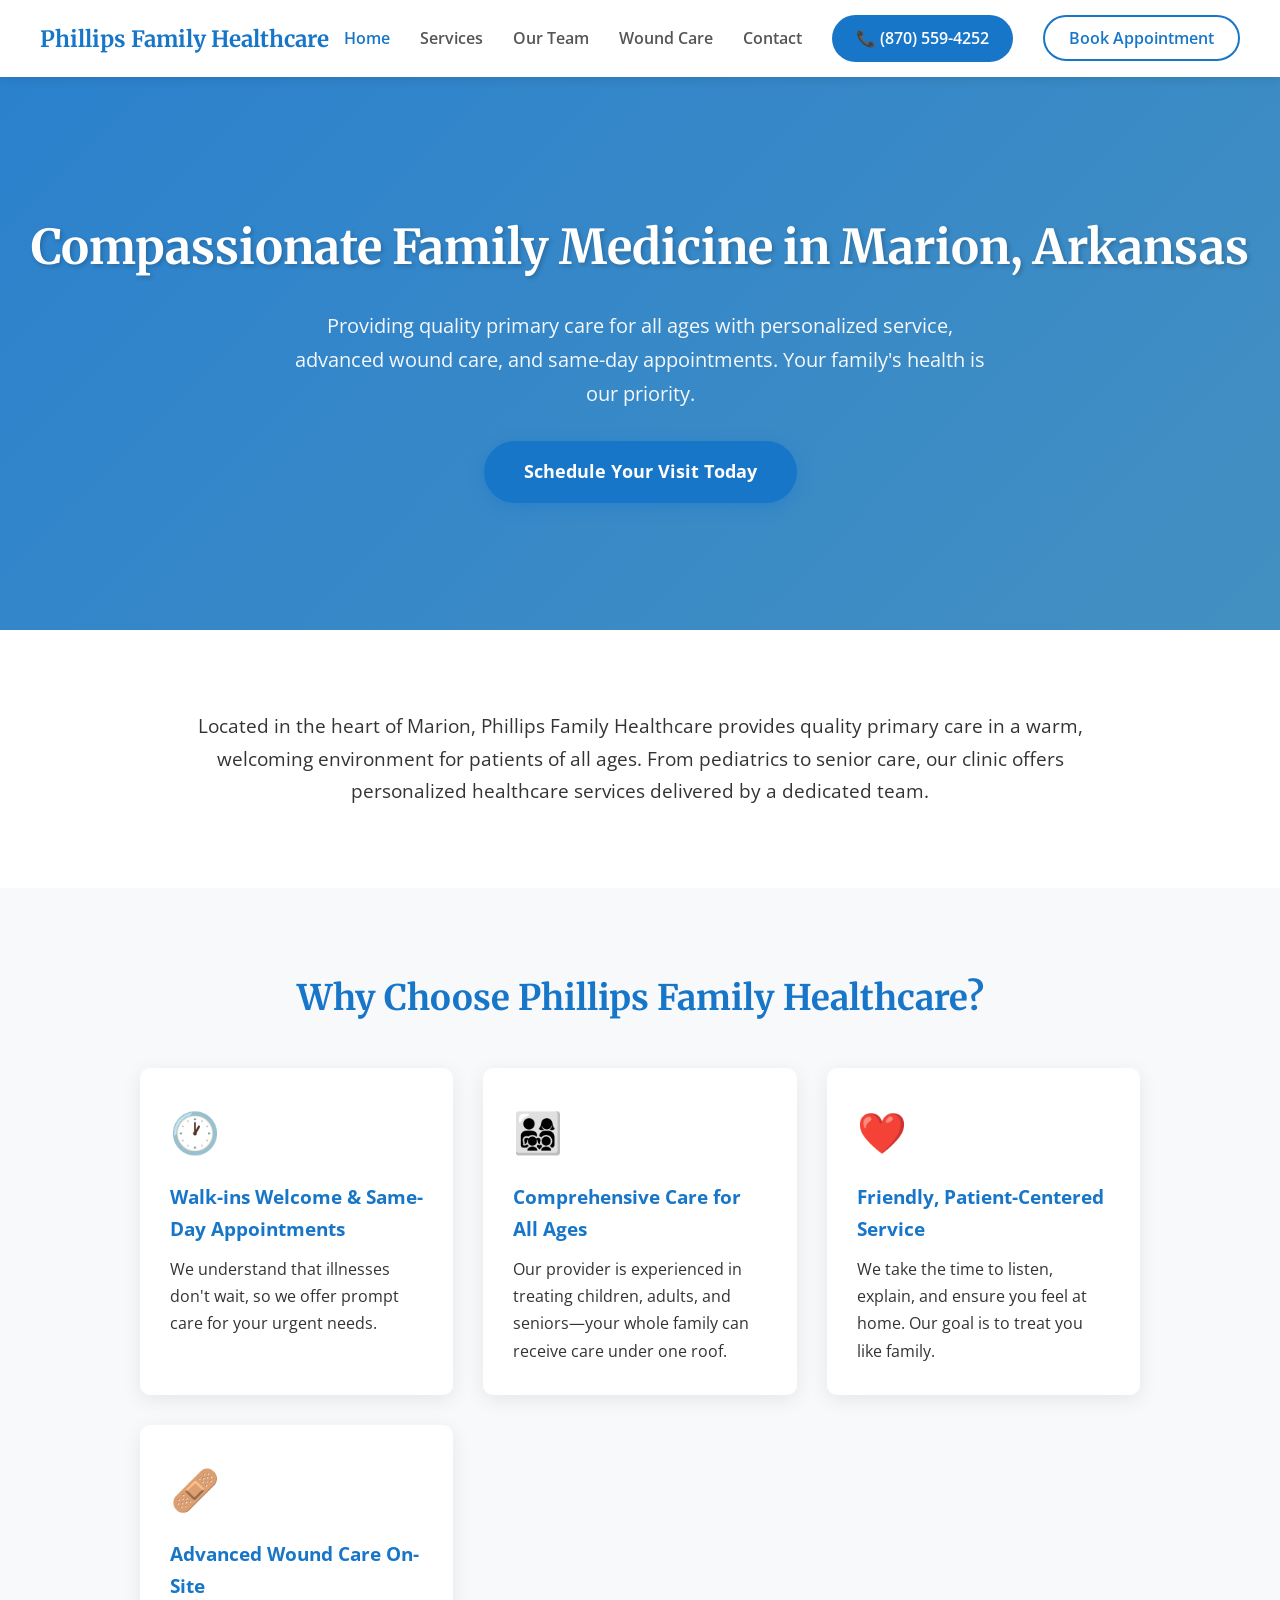
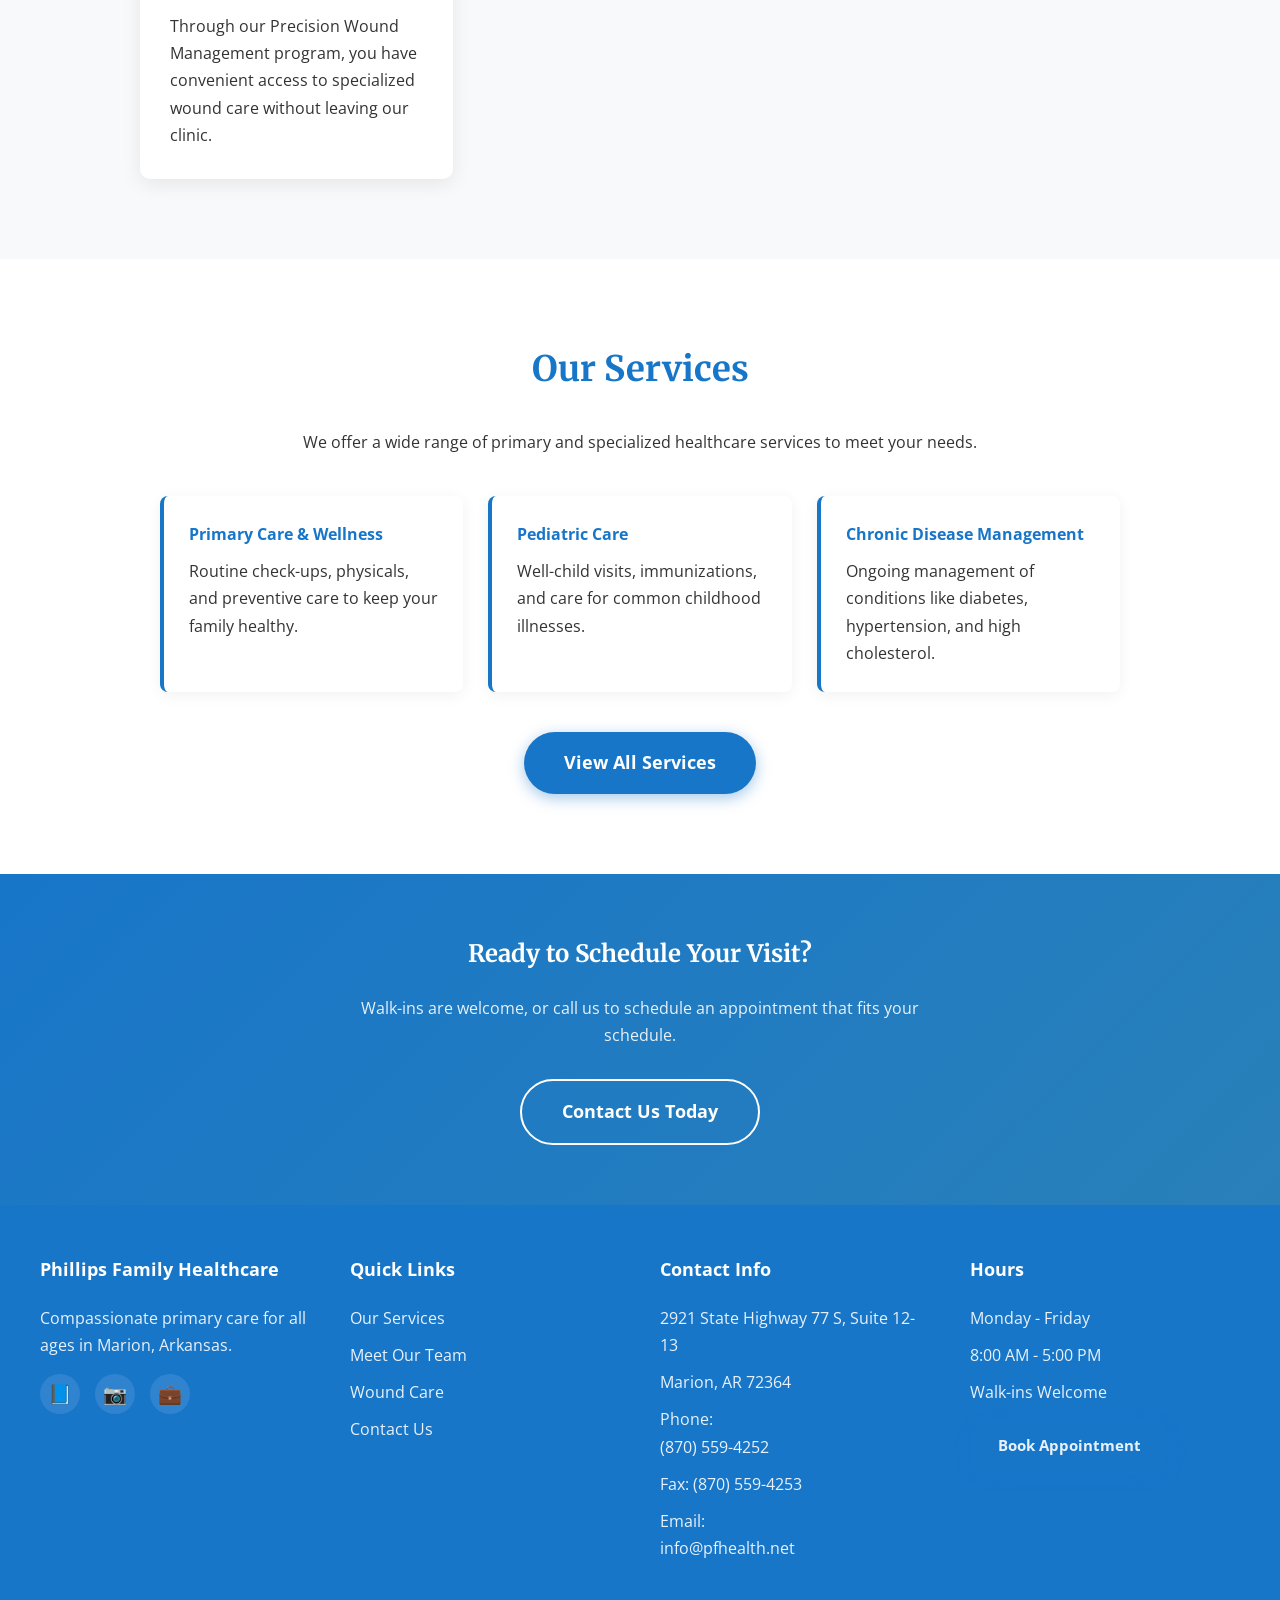
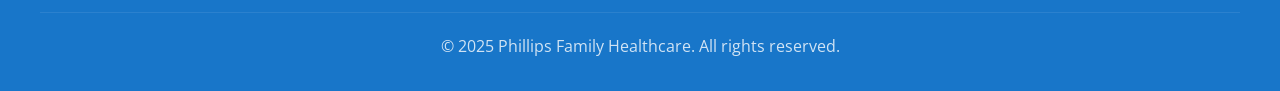
<file: index.html>
<!DOCTYPE html>
<html lang="en">
<head>
    <meta charset="UTF-8">
    <meta name="viewport" content="width=device-width, initial-scale=1.0">
    <title>Phillips Family Healthcare | Marion, Arkansas</title>
    <meta name="description" content="Phillips Family Healthcare provides compassionate primary care for all ages in Marion, Arkansas. Walk-ins welcome, same-day appointments available.">
    <link rel="preconnect" href="https://fonts.googleapis.com">
    <link rel="preconnect" href="https://fonts.gstatic.com" crossorigin>
    <link href="https://fonts.googleapis.com/css2?family=Open+Sans:wght@400;600;700&family=Merriweather:wght@700&display=swap" rel="stylesheet">
    <link rel="stylesheet" href="css/styles.css">
</head>
<body>
    <!-- Navigation -->
    <nav class="navbar">
        <div class="nav-container">
            <a href="index.html" class="logo">Phillips Family <span>Healthcare</span></a>
            <button class="mobile-menu-btn" onclick="toggleMenu()">☰</button>
            <ul class="nav-links" id="navLinks">
                <li><a href="index.html" class="active">Home</a></li>
                <li><a href="services.html">Services</a></li>
                <li><a href="team.html">Our Team</a></li>
                <li><a href="wound-care.html">Wound Care</a></li>
                <li><a href="contact.html">Contact</a></li>
                <li><a href="tel:8705594252" class="nav-phone-btn">📞 (870) 559-4252</a></li>
                <li><a href="contact.html" class="nav-appointment-btn">Book Appointment</a></li>
            </ul>
        </div>
    </nav>

    <!-- Hero Section -->
    <section class="hero">
        <h1>Compassionate Family Medicine in Marion, Arkansas</h1>
        <p>Providing quality primary care for all ages with personalized service, advanced wound care, and same-day appointments. Your family's health is our priority.</p>
        <a href="contact.html" class="button">Schedule Your Visit Today</a>
    </section>

    <!-- Introduction -->
    <section class="section">
        <p style="font-size: 1.2em; text-align: center;">Located in the heart of Marion, Phillips Family Healthcare provides quality primary care in a warm, welcoming environment for patients of all ages. From pediatrics to senior care, our clinic offers personalized healthcare services delivered by a dedicated team.</p>
    </section>

    <!-- Why Choose Us -->
    <section class="section-full alt">
        <div class="section-inner">
            <h2>Why Choose Phillips Family Healthcare?</h2>
            <div class="features">
                <div class="feature-card">
                    <div class="feature-icon">🕐</div>
                    <h4>Walk-ins Welcome & Same-Day Appointments</h4>
                    <p>We understand that illnesses don't wait, so we offer prompt care for your urgent needs.</p>
                </div>
                <div class="feature-card">
                    <div class="feature-icon">👨‍👩‍👧‍👦</div>
                    <h4>Comprehensive Care for All Ages</h4>
                    <p>Our provider is experienced in treating children, adults, and seniors—your whole family can receive care under one roof.</p>
                </div>
                <div class="feature-card">
                    <div class="feature-icon">❤️</div>
                    <h4>Friendly, Patient-Centered Service</h4>
                    <p>We take the time to listen, explain, and ensure you feel at home. Our goal is to treat you like family.</p>
                </div>
                <div class="feature-card">
                    <div class="feature-icon">🩹</div>
                    <h4>Advanced Wound Care On-Site</h4>
                    <p>Through our Precision Wound Management program, you have convenient access to specialized wound care without leaving our clinic.</p>
                </div>
            </div>
        </div>
    </section>

    <!-- Services Preview -->
    <section class="section">
        <h2>Our Services</h2>
        <p class="text-center mb-20">We offer a wide range of primary and specialized healthcare services to meet your needs.</p>
        <div class="services-grid">
            <div class="service-item">
                <h4>Primary Care & Wellness</h4>
                <p>Routine check-ups, physicals, and preventive care to keep your family healthy.</p>
            </div>
            <div class="service-item">
                <h4>Pediatric Care</h4>
                <p>Well-child visits, immunizations, and care for common childhood illnesses.</p>
            </div>
            <div class="service-item">
                <h4>Chronic Disease Management</h4>
                <p>Ongoing management of conditions like diabetes, hypertension, and high cholesterol.</p>
            </div>
        </div>
        <p class="text-center mt-40"><a href="services.html" class="button">View All Services</a></p>
    </section>

    <!-- CTA Section -->
    <section class="cta-section">
        <h2>Ready to Schedule Your Visit?</h2>
        <p>Walk-ins are welcome, or call us to schedule an appointment that fits your schedule.</p>
        <a href="contact.html" class="button button-outline">Contact Us Today</a>
    </section>

    <!-- Footer -->
    <footer>
        <div class="footer-container">
            <div class="footer-section">
                <h4>Phillips Family Healthcare</h4>
                <p>Compassionate primary care for all ages in Marion, Arkansas.</p>
                <div class="social-links">
                    <a href="https://www.facebook.com/phillipsfamilyhealthcare" target="_blank" aria-label="Facebook">📘</a>
                    <a href="https://instagram.com" target="_blank" aria-label="Instagram">📷</a>
                    <a href="https://linkedin.com" target="_blank" aria-label="LinkedIn">💼</a>
                </div>
            </div>
            <div class="footer-section">
                <h4>Quick Links</h4>
                <a href="services.html">Our Services</a>
                <a href="team.html">Meet Our Team</a>
                <a href="wound-care.html">Wound Care</a>
                <a href="contact.html">Contact Us</a>
            </div>
            <div class="footer-section">
                <h4>Contact Info</h4>
                <p>2921 State Highway 77 S, Suite 12-13</p>
                <p>Marion, AR 72364</p>
                <p>Phone: <a href="tel:8705594252" style="color: rgba(255,255,255,0.9);">(870) 559-4252</a></p>
                <p>Fax: (870) 559-4253</p>
                <p>Email: <a href="mailto:info@pfhealth.net" style="color: rgba(255,255,255,0.9);">info@pfhealth.net</a></p>
            </div>
            <div class="footer-section">
                <h4>Hours</h4>
                <p>Monday - Friday</p>
                <p>8:00 AM - 5:00 PM</p>
                <p>Walk-ins Welcome</p>
                <p style="margin-top: 15px;"><a href="contact.html" class="button" style="display: inline-block; padding: 12px 28px; font-size: 0.95em;">Book Appointment</a></p>
            </div>
        </div>
        <div class="footer-bottom">
            <p>&copy; 2025 Phillips Family Healthcare. All rights reserved.</p>
        </div>
    </footer>

    <script>
        function toggleMenu() {
            document.getElementById('navLinks').classList.toggle('active');
        }
    </script>
</body>
</html>
</file>
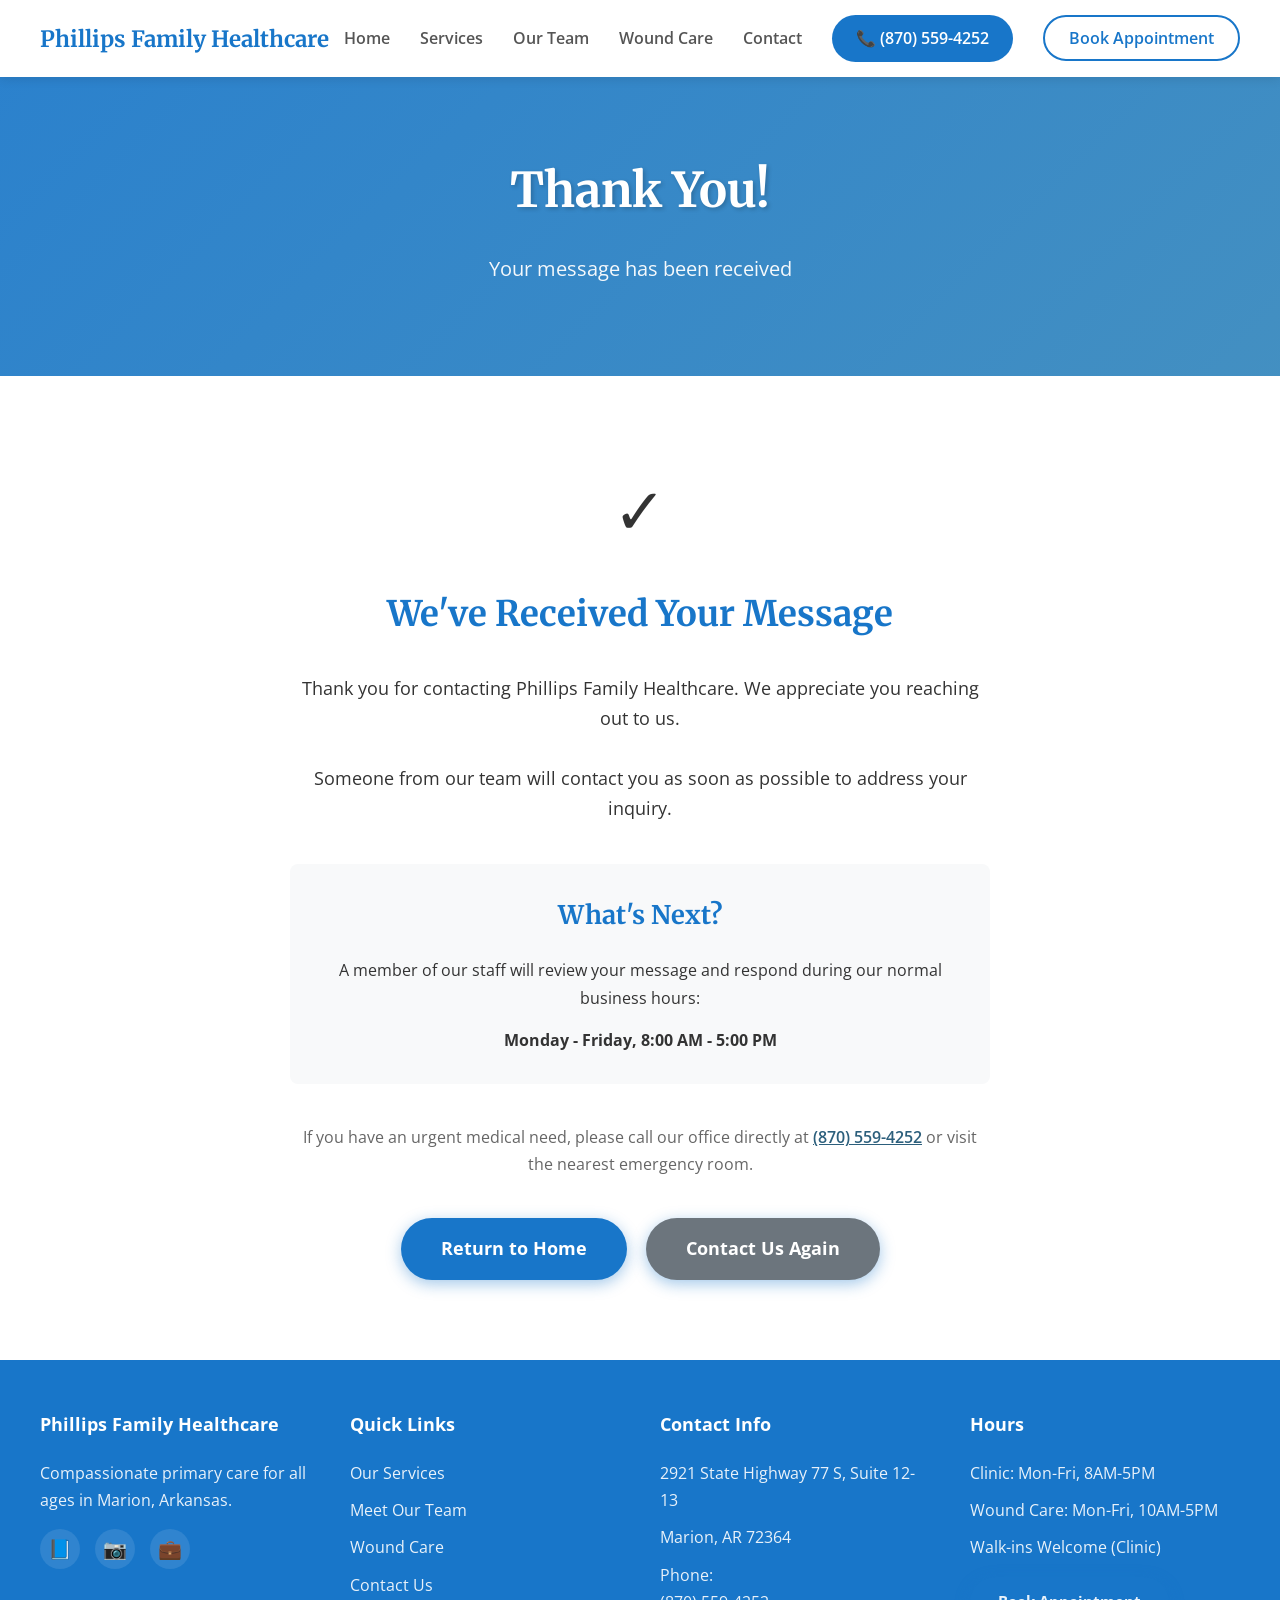
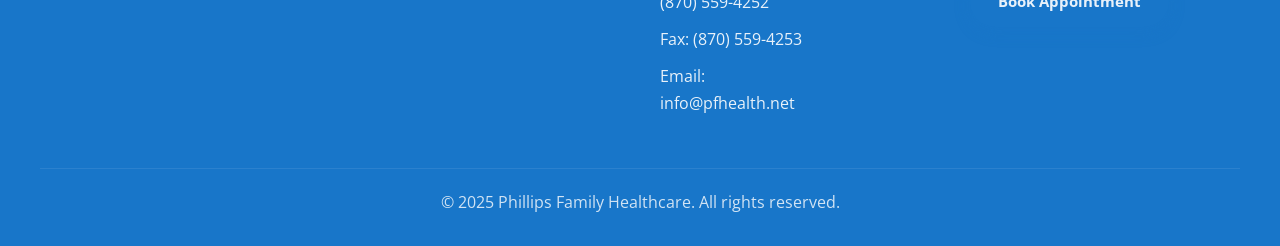
<file: confirmation.html>
<!DOCTYPE html>
<html lang="en">
<head>
    <meta charset="UTF-8">
    <meta name="viewport" content="width=device-width, initial-scale=1.0">
    <title>Thank You | Phillips Family Healthcare</title>
    <meta name="description" content="Thank you for contacting Phillips Family Healthcare. We'll get back to you as soon as possible.">
    <link rel="preconnect" href="https://fonts.googleapis.com">
    <link rel="preconnect" href="https://fonts.gstatic.com" crossorigin>
    <link href="https://fonts.googleapis.com/css2?family=Open+Sans:wght@400;600;700&family=Merriweather:wght@700&display=swap" rel="stylesheet">
    <link rel="stylesheet" href="css/styles.css">
</head>
<body>
    <!-- Navigation -->
    <nav class="navbar">
        <div class="nav-container">
            <a href="index.html" class="logo">Phillips Family <span>Healthcare</span></a>
            <button class="mobile-menu-btn" onclick="toggleMenu()">☰</button>
            <ul class="nav-links" id="navLinks">
                <li><a href="index.html">Home</a></li>
                <li><a href="services.html">Services</a></li>
                <li><a href="team.html">Our Team</a></li>
                <li><a href="wound-care.html">Wound Care</a></li>
                <li><a href="contact.html">Contact</a></li>
                <li><a href="tel:8705594252" class="nav-phone-btn">📞 (870) 559-4252</a></li>
                <li><a href="contact.html" class="nav-appointment-btn">Book Appointment</a></li>
            </ul>
        </div>
    </nav>

    <!-- Hero Section -->
    <section class="hero hero-small">
        <h1>Thank You!</h1>
        <p>Your message has been received</p>
    </section>

    <!-- Confirmation Message -->
    <section class="section">
        <div style="max-width: 700px; margin: 0 auto; text-align: center;">
            <div style="font-size: 4em; margin-bottom: 20px;">✓</div>
            <h2>We've Received Your Message</h2>
            <p style="font-size: 1.1em; margin: 30px 0;">Thank you for contacting Phillips Family Healthcare. We appreciate you reaching out to us.</p>
            <p style="font-size: 1.1em; margin: 30px 0;">Someone from our team will contact you as soon as possible to address your inquiry.</p>

            <div style="background: #f8f9fa; padding: 30px; border-radius: 8px; margin: 40px 0;">
                <h3>What's Next?</h3>
                <p style="margin-top: 15px;">A member of our staff will review your message and respond during our normal business hours:</p>
                <p style="margin-top: 15px;"><strong>Monday - Friday, 8:00 AM - 5:00 PM</strong></p>
            </div>

            <p style="margin: 30px 0; color: #666;">If you have an urgent medical need, please call our office directly at <a href="tel:8705594252" style="color: #2c5f7c; font-weight: 600;">(870) 559-4252</a> or visit the nearest emergency room.</p>

            <div style="margin-top: 40px;">
                <a href="index.html" class="button">Return to Home</a>
                <a href="contact.html" class="button" style="margin-left: 15px; background: #6c757d;">Contact Us Again</a>
            </div>
        </div>
    </section>

    <!-- Footer -->
    <footer>
        <div class="footer-container">
            <div class="footer-section">
                <h4>Phillips Family Healthcare</h4>
                <p>Compassionate primary care for all ages in Marion, Arkansas.</p>
                <div class="social-links">
                    <a href="https://www.facebook.com/phillipsfamilyhealthcare" target="_blank" aria-label="Facebook">📘</a>
                    <a href="https://instagram.com" target="_blank" aria-label="Instagram">📷</a>
                    <a href="https://linkedin.com" target="_blank" aria-label="LinkedIn">💼</a>
                </div>
            </div>
            <div class="footer-section">
                <h4>Quick Links</h4>
                <a href="services.html">Our Services</a>
                <a href="team.html">Meet Our Team</a>
                <a href="wound-care.html">Wound Care</a>
                <a href="contact.html">Contact Us</a>
            </div>
            <div class="footer-section">
                <h4>Contact Info</h4>
                <p>2921 State Highway 77 S, Suite 12-13</p>
                <p>Marion, AR 72364</p>
                <p>Phone: <a href="tel:8705594252" style="color: rgba(255,255,255,0.9);">(870) 559-4252</a></p>
                <p>Fax: (870) 559-4253</p>
                <p>Email: <a href="mailto:info@pfhealth.net" style="color: rgba(255,255,255,0.9);">info@pfhealth.net</a></p>
            </div>
            <div class="footer-section">
                <h4>Hours</h4>
                <p>Clinic: Mon-Fri, 8AM-5PM</p>
                <p>Wound Care: Mon-Fri, 10AM-5PM</p>
                <p>Walk-ins Welcome (Clinic)</p>
                <p style="margin-top: 15px;"><a href="contact.html" class="button" style="display: inline-block; padding: 12px 28px; font-size: 0.95em;">Book Appointment</a></p>
            </div>
        </div>
        <div class="footer-bottom">
            <p>&copy; 2025 Phillips Family Healthcare. All rights reserved.</p>
        </div>
    </footer>

    <script>
        function toggleMenu() {
            document.getElementById('navLinks').classList.toggle('active');
        }
    </script>
</body>
</html>
</file>
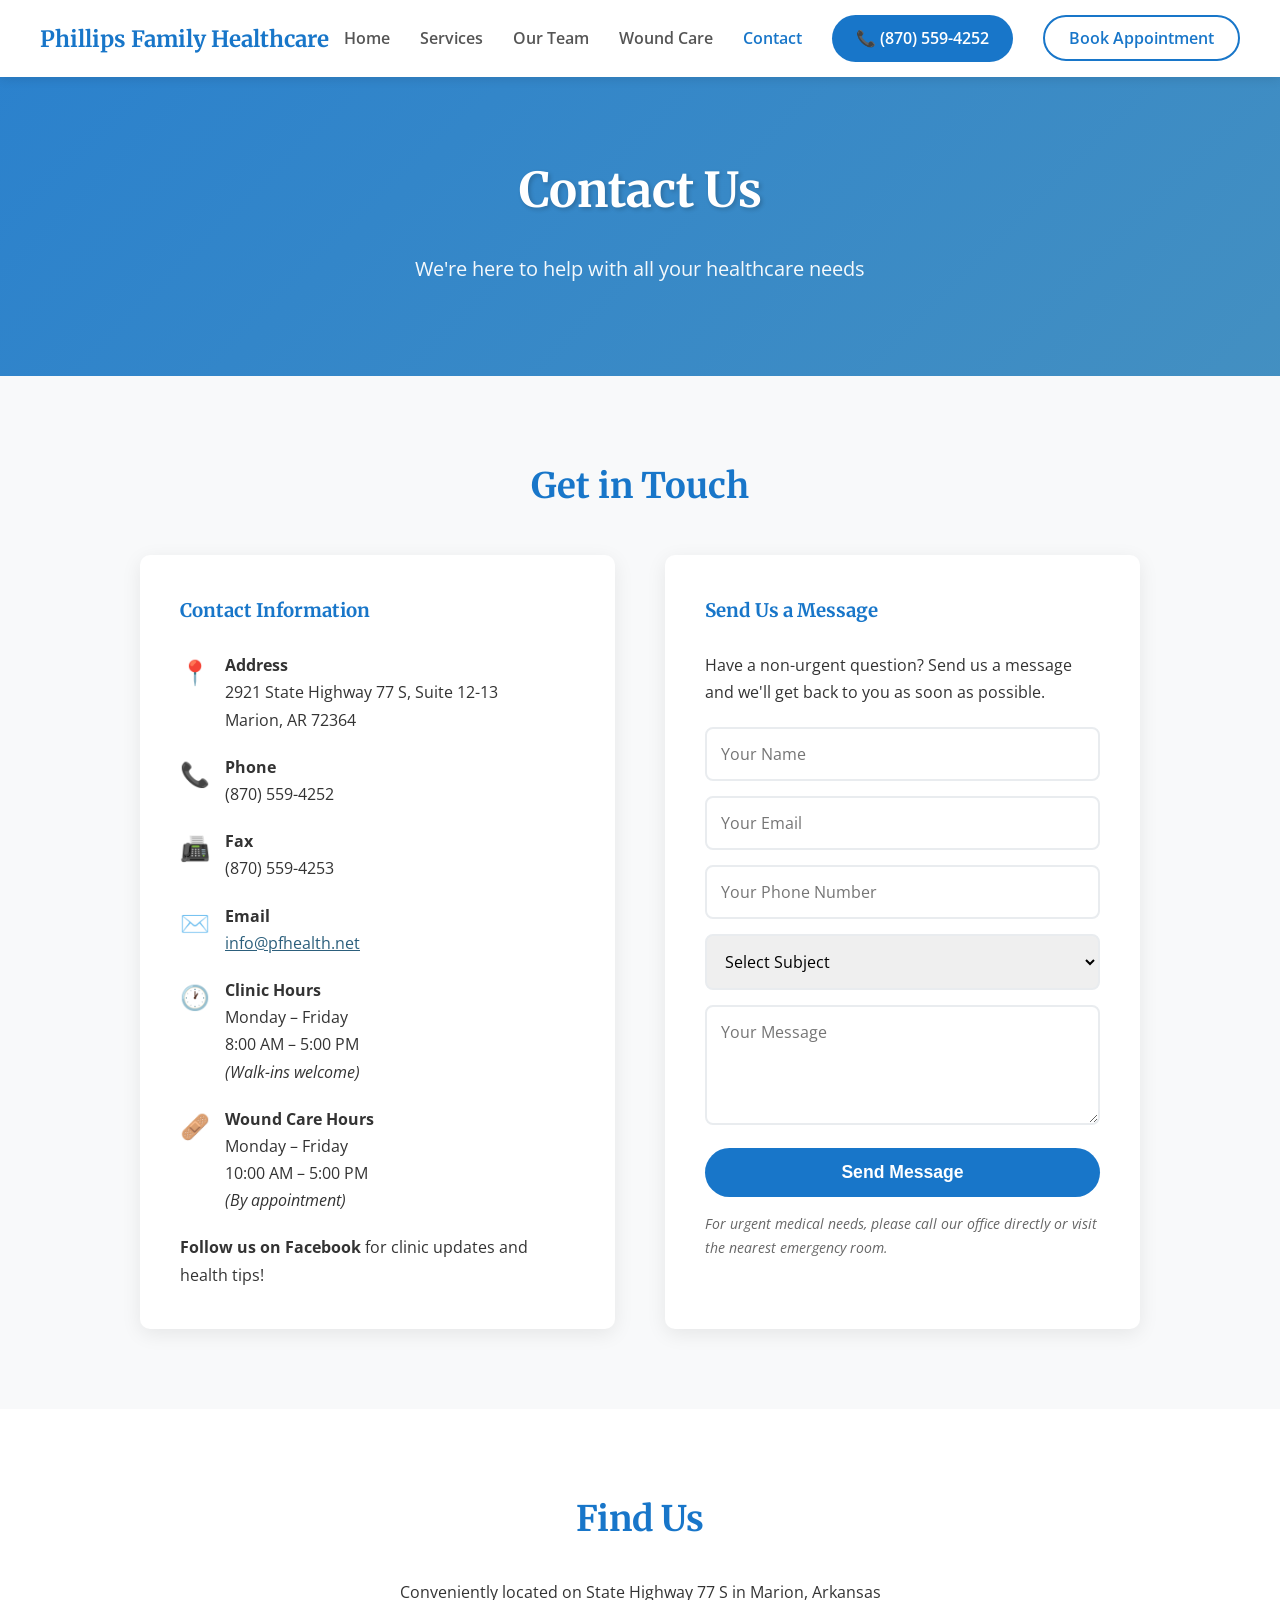
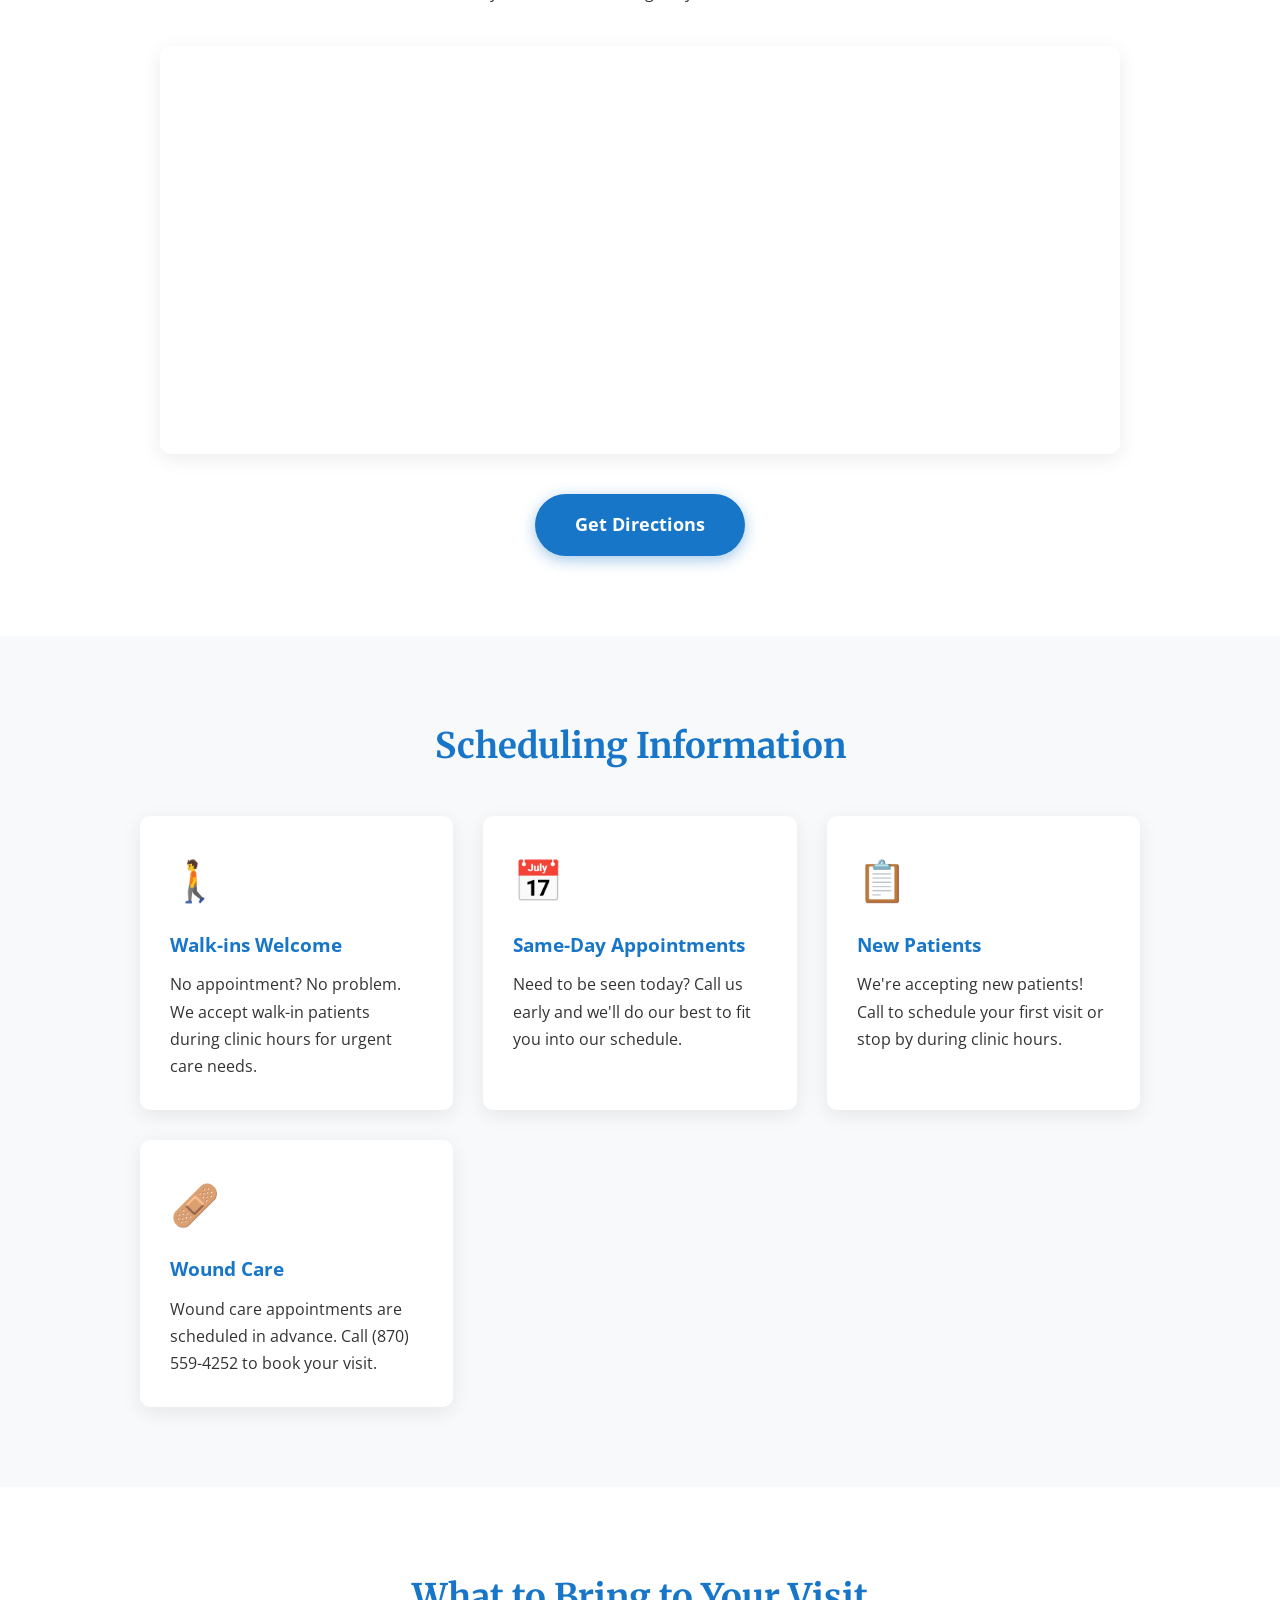
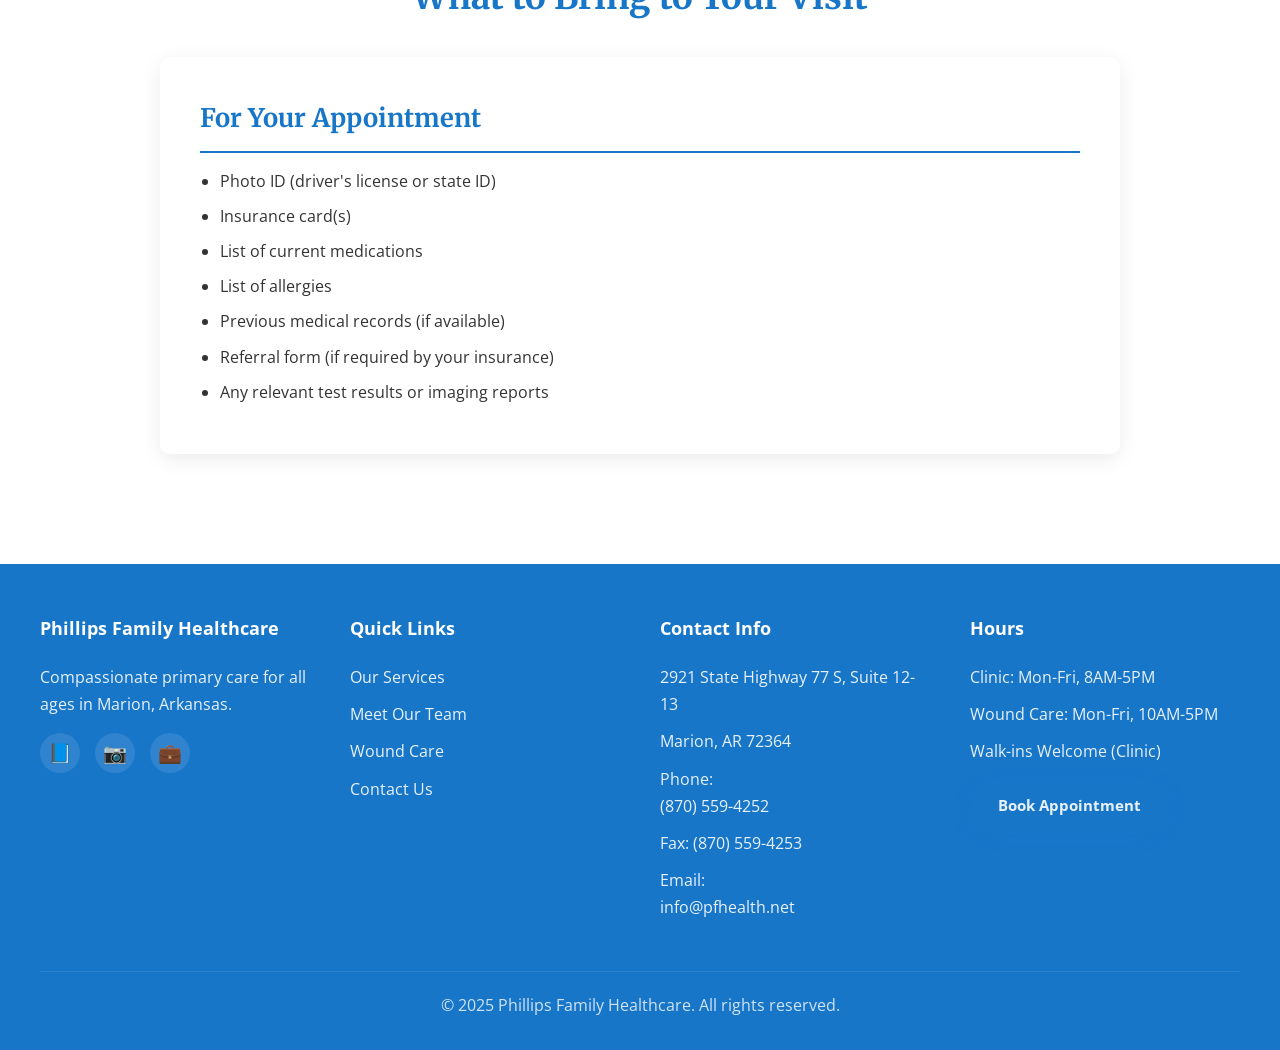
<file: contact.html>
<!DOCTYPE html>
<html lang="en">
<head>
    <meta charset="UTF-8">
    <meta name="viewport" content="width=device-width, initial-scale=1.0">
    <title>Contact Us | Phillips Family Healthcare</title>
    <meta name="description" content="Contact Phillips Family Healthcare in Marion, Arkansas. Schedule appointments, get directions, and find our office hours. Walk-ins welcome.">
    <link rel="preconnect" href="https://fonts.googleapis.com">
    <link rel="preconnect" href="https://fonts.gstatic.com" crossorigin>
    <link href="https://fonts.googleapis.com/css2?family=Open+Sans:wght@400;600;700&family=Merriweather:wght@700&display=swap" rel="stylesheet">
    <link rel="stylesheet" href="css/styles.css">
</head>
<body>
    <!-- Navigation -->
    <nav class="navbar">
        <div class="nav-container">
            <a href="index.html" class="logo">Phillips Family <span>Healthcare</span></a>
            <button class="mobile-menu-btn" onclick="toggleMenu()">☰</button>
            <ul class="nav-links" id="navLinks">
                <li><a href="index.html">Home</a></li>
                <li><a href="services.html">Services</a></li>
                <li><a href="team.html">Our Team</a></li>
                <li><a href="wound-care.html">Wound Care</a></li>
                <li><a href="contact.html" class="active">Contact</a></li>
                <li><a href="tel:8705594252" class="nav-phone-btn">📞 (870) 559-4252</a></li>
                <li><a href="contact.html" class="nav-appointment-btn">Book Appointment</a></li>
            </ul>
        </div>
    </nav>

    <!-- Hero Section -->
    <section class="hero hero-small">
        <h1>Contact Us</h1>
        <p>We're here to help with all your healthcare needs</p>
    </section>

    <!-- Contact Information -->
    <section class="section-full alt">
        <div class="section-inner">
            <h2>Get in Touch</h2>

            <div class="contact-grid">
                <div class="contact-info-box">
                    <h3>Contact Information</h3>

                    <div class="contact-detail">
                        <span class="icon">📍</span>
                        <div>
                            <strong>Address</strong><br>
                            2921 State Highway 77 S, Suite 12-13<br>
                            Marion, AR 72364
                        </div>
                    </div>

                    <div class="contact-detail">
                        <span class="icon">📞</span>
                        <div>
                            <strong>Phone</strong><br>
                            (870) 559-4252
                        </div>
                    </div>

                    <div class="contact-detail">
                        <span class="icon">📠</span>
                        <div>
                            <strong>Fax</strong><br>
                            (870) 559-4253
                        </div>
                    </div>

                    <div class="contact-detail">
                        <span class="icon">✉️</span>
                        <div>
                            <strong>Email</strong><br>
                            <a href="mailto:info@pfhealth.net" style="color: #2c5f7c;">info@pfhealth.net</a>
                        </div>
                    </div>

                    <div class="contact-detail">
                        <span class="icon">🕐</span>
                        <div>
                            <strong>Clinic Hours</strong><br>
                            Monday – Friday<br>
                            8:00 AM – 5:00 PM<br>
                            <em>(Walk-ins welcome)</em>
                        </div>
                    </div>

                    <div class="contact-detail">
                        <span class="icon">🩹</span>
                        <div>
                            <strong>Wound Care Hours</strong><br>
                            Monday – Friday<br>
                            10:00 AM – 5:00 PM<br>
                            <em>(By appointment)</em>
                        </div>
                    </div>

                    <p style="margin-top: 20px;"><strong>Follow us on Facebook</strong> for clinic updates and health tips!</p>
                </div>

                <div class="contact-form">
                    <h3>Send Us a Message</h3>
                    <p style="margin-bottom: 20px;">Have a non-urgent question? Send us a message and we'll get back to you as soon as possible.</p>
                    <form action="confirmation.html" method="get">
                        <input type="text" name="name" placeholder="Your Name" required>
                        <input type="email" name="email" placeholder="Your Email" required>
                        <input type="tel" name="phone" placeholder="Your Phone Number">
                        <select name="subject">
                            <option value="">Select Subject</option>
                            <option value="appointment">Schedule Appointment</option>
                            <option value="wound-care">Wound Care Inquiry</option>
                            <option value="records">Medical Records</option>
                            <option value="billing">Billing Question</option>
                            <option value="other">Other</option>
                        </select>
                        <textarea name="message" rows="4" placeholder="Your Message"></textarea>
                        <button type="submit">Send Message</button>
                    </form>
                    <p style="margin-top: 15px; font-size: 0.9em; color: #666;"><em>For urgent medical needs, please call our office directly or visit the nearest emergency room.</em></p>
                </div>
            </div>
        </div>
    </section>

    <!-- Map Section -->
    <section class="section">
        <h2>Find Us</h2>
        <p class="text-center mb-20">Conveniently located on State Highway 77 S in Marion, Arkansas</p>
        <div class="map-container">
            <iframe
                src="https://www.google.com/maps/embed?pb=!1m18!1m12!1m3!1d3267.5!2d-90.2!3d35.2!2m3!1f0!2f0!3f0!3m2!1i1024!2i768!4f13.1!3m3!1m2!1s0x0%3A0x0!2zMzXCsDEyJzAwLjAiTiA5MMKwMTInMDAuMCJX!5e0!3m2!1sen!2sus!4v1234567890"
                allowfullscreen=""
                loading="lazy"
                referrerpolicy="no-referrer-when-downgrade">
            </iframe>
        </div>
        <div class="text-center mt-40">
            <a href="https://www.google.com/maps/dir/?api=1&destination=2921+State+Highway+77+S+Marion+AR+72364" target="_blank" class="button">Get Directions</a>
        </div>
    </section>

    <!-- Appointment Info -->
    <section class="section-full alt">
        <div class="section-inner">
            <h2>Scheduling Information</h2>
            <div class="features">
                <div class="feature-card">
                    <div class="feature-icon">🚶</div>
                    <h4>Walk-ins Welcome</h4>
                    <p>No appointment? No problem. We accept walk-in patients during clinic hours for urgent care needs.</p>
                </div>
                <div class="feature-card">
                    <div class="feature-icon">📅</div>
                    <h4>Same-Day Appointments</h4>
                    <p>Need to be seen today? Call us early and we'll do our best to fit you into our schedule.</p>
                </div>
                <div class="feature-card">
                    <div class="feature-icon">📋</div>
                    <h4>New Patients</h4>
                    <p>We're accepting new patients! Call to schedule your first visit or stop by during clinic hours.</p>
                </div>
                <div class="feature-card">
                    <div class="feature-icon">🩹</div>
                    <h4>Wound Care</h4>
                    <p>Wound care appointments are scheduled in advance. Call (870) 559-4252 to book your visit.</p>
                </div>
            </div>
        </div>
    </section>

    <!-- What to Bring -->
    <section class="section">
        <h2>What to Bring to Your Visit</h2>
        <div class="service-detail">
            <h3>For Your Appointment</h3>
            <ul>
                <li>Photo ID (driver's license or state ID)</li>
                <li>Insurance card(s)</li>
                <li>List of current medications</li>
                <li>List of allergies</li>
                <li>Previous medical records (if available)</li>
                <li>Referral form (if required by your insurance)</li>
                <li>Any relevant test results or imaging reports</li>
            </ul>
        </div>
    </section>

    <!-- Footer -->
    <footer>
        <div class="footer-container">
            <div class="footer-section">
                <h4>Phillips Family Healthcare</h4>
                <p>Compassionate primary care for all ages in Marion, Arkansas.</p>
                <div class="social-links">
                    <a href="https://www.facebook.com/phillipsfamilyhealthcare" target="_blank" aria-label="Facebook">📘</a>
                    <a href="https://instagram.com" target="_blank" aria-label="Instagram">📷</a>
                    <a href="https://linkedin.com" target="_blank" aria-label="LinkedIn">💼</a>
                </div>
            </div>
            <div class="footer-section">
                <h4>Quick Links</h4>
                <a href="services.html">Our Services</a>
                <a href="team.html">Meet Our Team</a>
                <a href="wound-care.html">Wound Care</a>
                <a href="contact.html">Contact Us</a>
            </div>
            <div class="footer-section">
                <h4>Contact Info</h4>
                <p>2921 State Highway 77 S, Suite 12-13</p>
                <p>Marion, AR 72364</p>
                <p>Phone: <a href="tel:8705594252" style="color: rgba(255,255,255,0.9);">(870) 559-4252</a></p>
                <p>Fax: (870) 559-4253</p>
                <p>Email: <a href="mailto:info@pfhealth.net" style="color: rgba(255,255,255,0.9);">info@pfhealth.net</a></p>
            </div>
            <div class="footer-section">
                <h4>Hours</h4>
                <p>Clinic: Mon-Fri, 8AM-5PM</p>
                <p>Wound Care: Mon-Fri, 10AM-5PM</p>
                <p>Walk-ins Welcome (Clinic)</p>
                <p style="margin-top: 15px;"><a href="contact.html" class="button" style="display: inline-block; padding: 12px 28px; font-size: 0.95em;">Book Appointment</a></p>
            </div>
        </div>
        <div class="footer-bottom">
            <p>&copy; 2025 Phillips Family Healthcare. All rights reserved.</p>
        </div>
    </footer>

    <script>
        function toggleMenu() {
            document.getElementById('navLinks').classList.toggle('active');
        }
    </script>
</body>
</html>
</file>
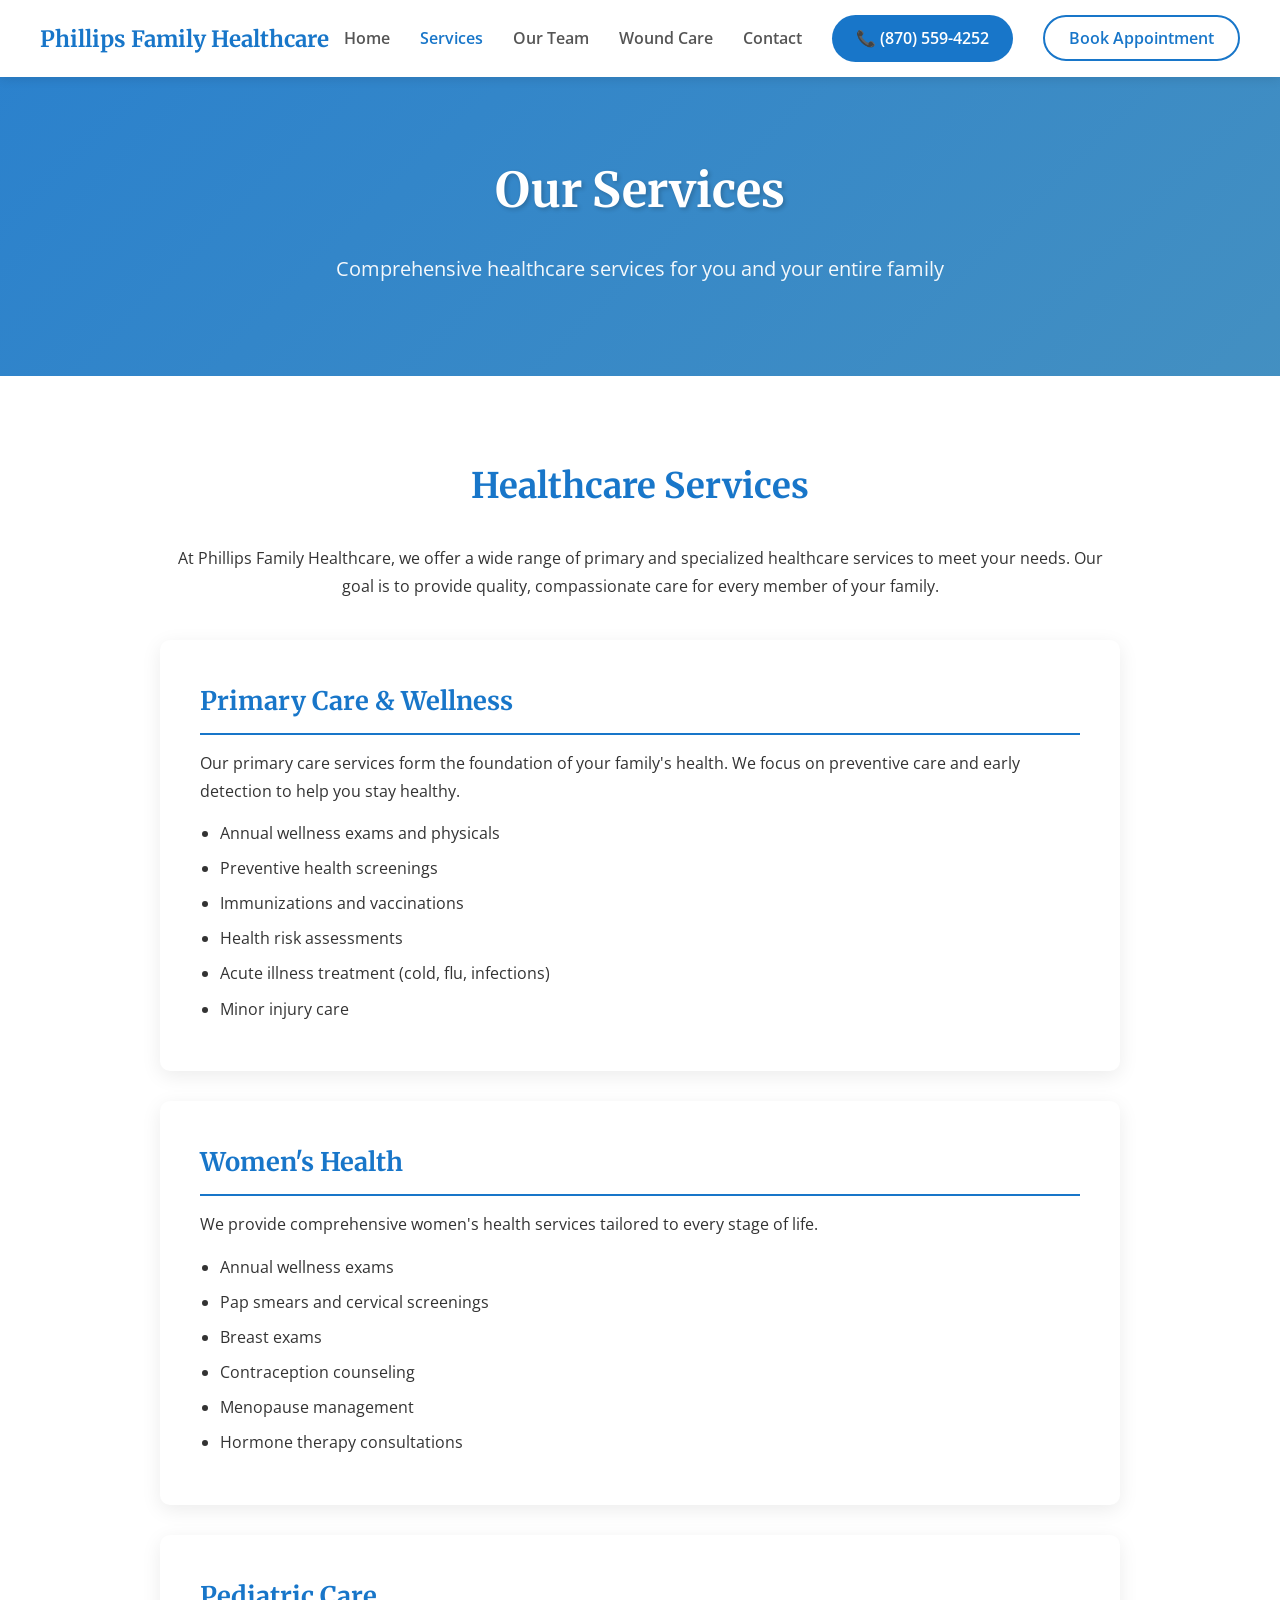
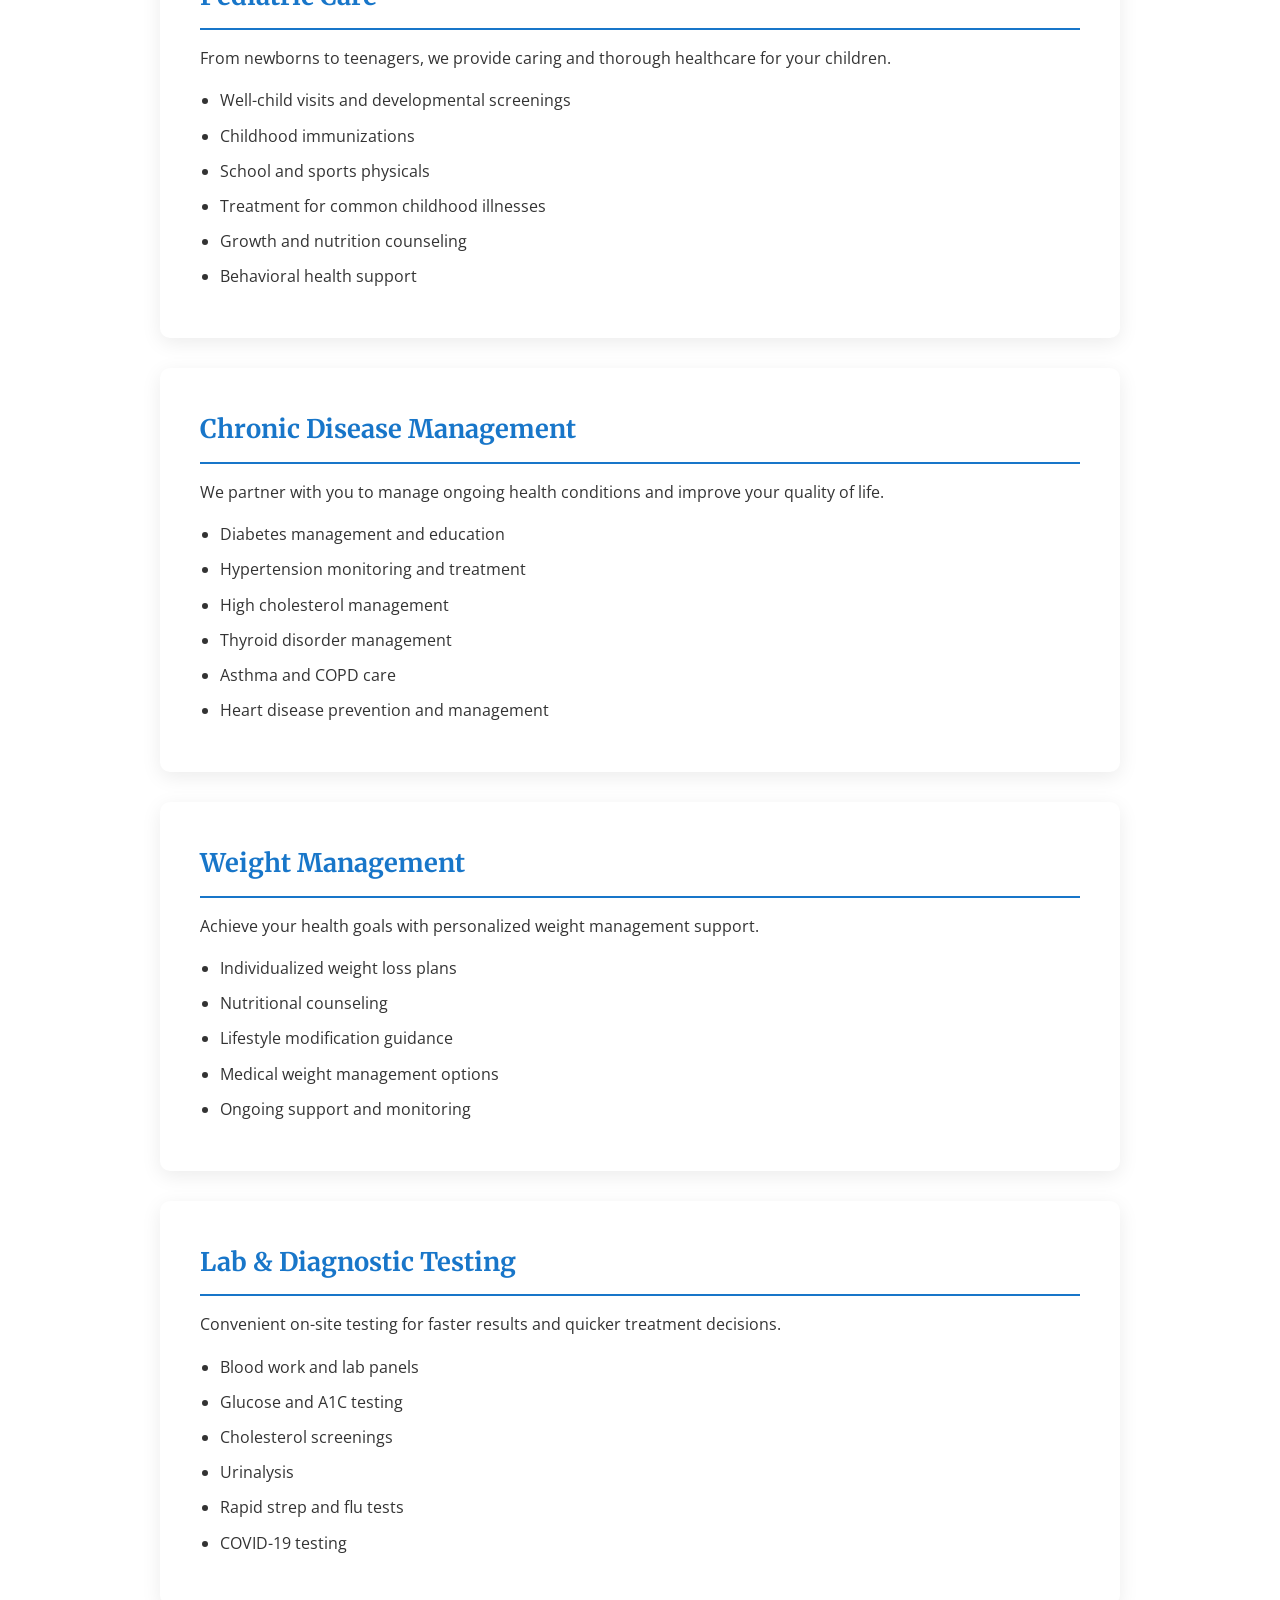
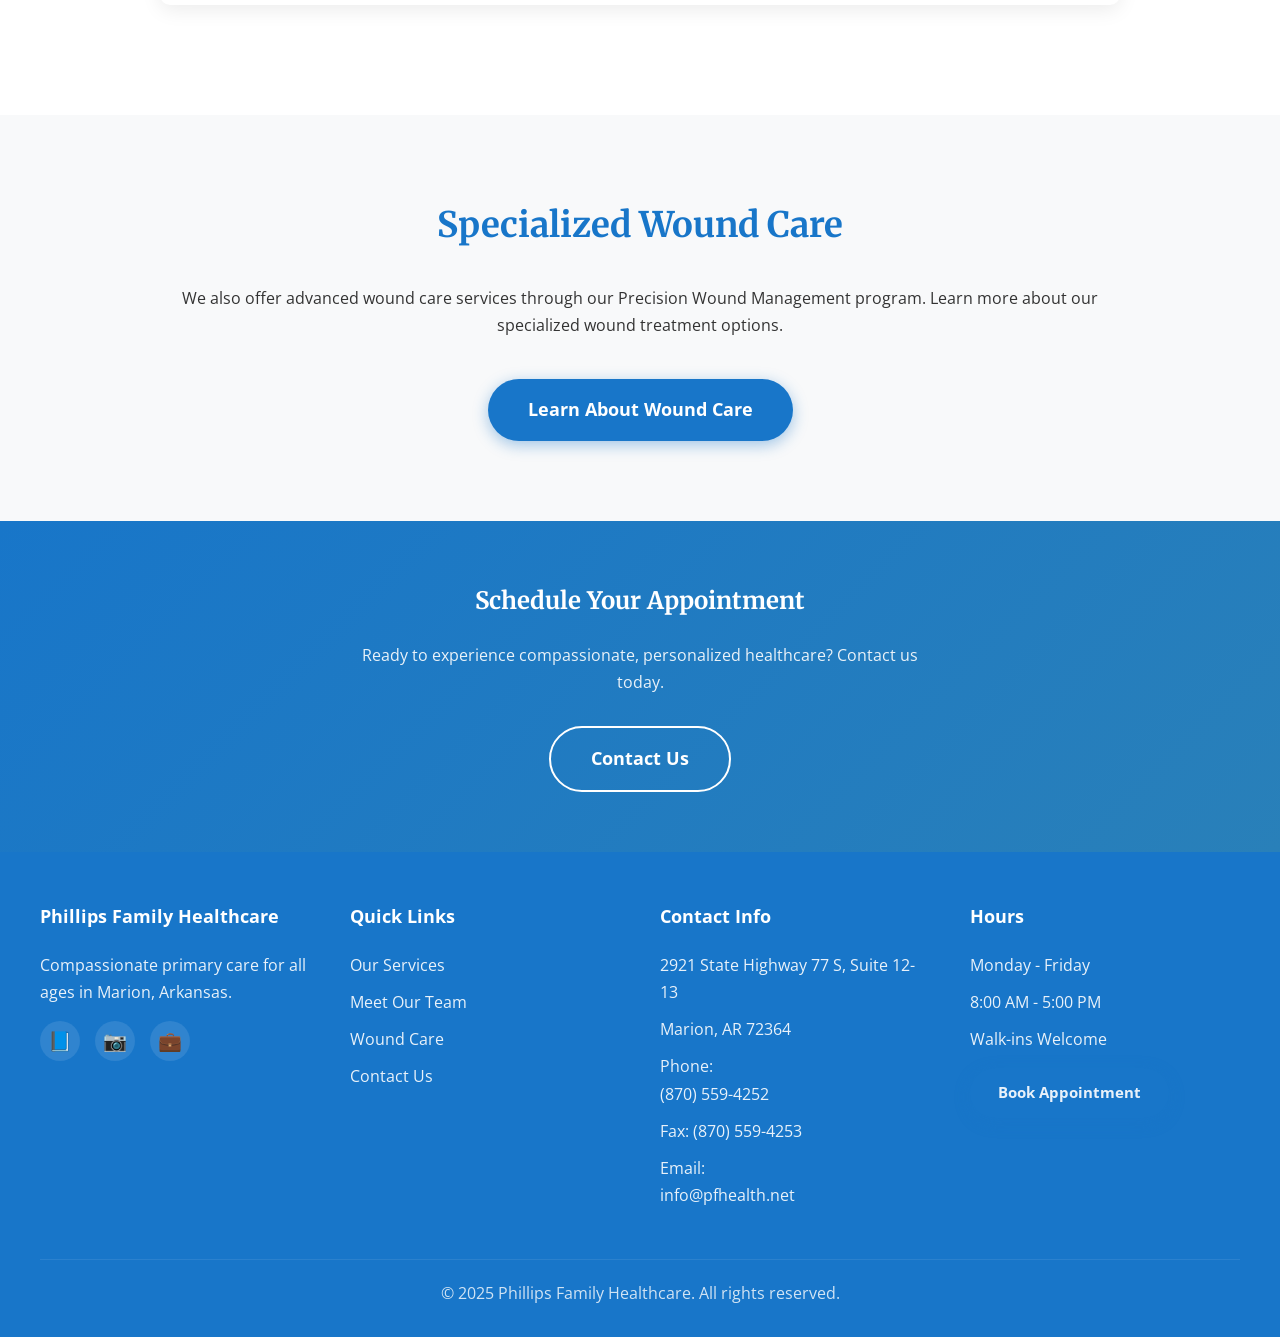
<file: services.html>
<!DOCTYPE html>
<html lang="en">
<head>
    <meta charset="UTF-8">
    <meta name="viewport" content="width=device-width, initial-scale=1.0">
    <title>Our Services | Phillips Family Healthcare</title>
    <meta name="description" content="Comprehensive healthcare services including primary care, women's health, pediatrics, chronic disease management, and more at Phillips Family Healthcare.">
    <link rel="preconnect" href="https://fonts.googleapis.com">
    <link rel="preconnect" href="https://fonts.gstatic.com" crossorigin>
    <link href="https://fonts.googleapis.com/css2?family=Open+Sans:wght@400;600;700&family=Merriweather:wght@700&display=swap" rel="stylesheet">
    <link rel="stylesheet" href="css/styles.css">
</head>
<body>
    <!-- Navigation -->
    <nav class="navbar">
        <div class="nav-container">
            <a href="index.html" class="logo">Phillips Family <span>Healthcare</span></a>
            <button class="mobile-menu-btn" onclick="toggleMenu()">☰</button>
            <ul class="nav-links" id="navLinks">
                <li><a href="index.html">Home</a></li>
                <li><a href="services.html" class="active">Services</a></li>
                <li><a href="team.html">Our Team</a></li>
                <li><a href="wound-care.html">Wound Care</a></li>
                <li><a href="contact.html">Contact</a></li>
                <li><a href="tel:8705594252" class="nav-phone-btn">📞 (870) 559-4252</a></li>
                <li><a href="contact.html" class="nav-appointment-btn">Book Appointment</a></li>
            </ul>
        </div>
    </nav>

    <!-- Hero Section -->
    <section class="hero hero-small">
        <h1>Our Services</h1>
        <p>Comprehensive healthcare services for you and your entire family</p>
    </section>

    <!-- Services Overview -->
    <section class="section">
        <h2>Healthcare Services</h2>
        <p class="text-center mb-40">At Phillips Family Healthcare, we offer a wide range of primary and specialized healthcare services to meet your needs. Our goal is to provide quality, compassionate care for every member of your family.</p>

        <div class="service-detail">
            <h3>Primary Care & Wellness</h3>
            <p>Our primary care services form the foundation of your family's health. We focus on preventive care and early detection to help you stay healthy.</p>
            <ul>
                <li>Annual wellness exams and physicals</li>
                <li>Preventive health screenings</li>
                <li>Immunizations and vaccinations</li>
                <li>Health risk assessments</li>
                <li>Acute illness treatment (cold, flu, infections)</li>
                <li>Minor injury care</li>
            </ul>
        </div>

        <div class="service-detail">
            <h3>Women's Health</h3>
            <p>We provide comprehensive women's health services tailored to every stage of life.</p>
            <ul>
                <li>Annual wellness exams</li>
                <li>Pap smears and cervical screenings</li>
                <li>Breast exams</li>
                <li>Contraception counseling</li>
                <li>Menopause management</li>
                <li>Hormone therapy consultations</li>
            </ul>
        </div>

        <div class="service-detail">
            <h3>Pediatric Care</h3>
            <p>From newborns to teenagers, we provide caring and thorough healthcare for your children.</p>
            <ul>
                <li>Well-child visits and developmental screenings</li>
                <li>Childhood immunizations</li>
                <li>School and sports physicals</li>
                <li>Treatment for common childhood illnesses</li>
                <li>Growth and nutrition counseling</li>
                <li>Behavioral health support</li>
            </ul>
        </div>

        <div class="service-detail">
            <h3>Chronic Disease Management</h3>
            <p>We partner with you to manage ongoing health conditions and improve your quality of life.</p>
            <ul>
                <li>Diabetes management and education</li>
                <li>Hypertension monitoring and treatment</li>
                <li>High cholesterol management</li>
                <li>Thyroid disorder management</li>
                <li>Asthma and COPD care</li>
                <li>Heart disease prevention and management</li>
            </ul>
        </div>

        <div class="service-detail">
            <h3>Weight Management</h3>
            <p>Achieve your health goals with personalized weight management support.</p>
            <ul>
                <li>Individualized weight loss plans</li>
                <li>Nutritional counseling</li>
                <li>Lifestyle modification guidance</li>
                <li>Medical weight management options</li>
                <li>Ongoing support and monitoring</li>
            </ul>
        </div>

        <div class="service-detail">
            <h3>Lab & Diagnostic Testing</h3>
            <p>Convenient on-site testing for faster results and quicker treatment decisions.</p>
            <ul>
                <li>Blood work and lab panels</li>
                <li>Glucose and A1C testing</li>
                <li>Cholesterol screenings</li>
                <li>Urinalysis</li>
                <li>Rapid strep and flu tests</li>
                <li>COVID-19 testing</li>
            </ul>
        </div>
    </section>

    <!-- Wound Care CTA -->
    <section class="section-full alt">
        <div class="section-inner text-center">
            <h2>Specialized Wound Care</h2>
            <p class="mb-40">We also offer advanced wound care services through our Precision Wound Management program. Learn more about our specialized wound treatment options.</p>
            <a href="wound-care.html" class="button">Learn About Wound Care</a>
        </div>
    </section>

    <!-- CTA Section -->
    <section class="cta-section">
        <h2>Schedule Your Appointment</h2>
        <p>Ready to experience compassionate, personalized healthcare? Contact us today.</p>
        <a href="contact.html" class="button button-outline">Contact Us</a>
    </section>

    <!-- Footer -->
    <footer>
        <div class="footer-container">
            <div class="footer-section">
                <h4>Phillips Family Healthcare</h4>
                <p>Compassionate primary care for all ages in Marion, Arkansas.</p>
                <div class="social-links">
                    <a href="https://www.facebook.com/phillipsfamilyhealthcare" target="_blank" aria-label="Facebook">📘</a>
                    <a href="https://instagram.com" target="_blank" aria-label="Instagram">📷</a>
                    <a href="https://linkedin.com" target="_blank" aria-label="LinkedIn">💼</a>
                </div>
            </div>
            <div class="footer-section">
                <h4>Quick Links</h4>
                <a href="services.html">Our Services</a>
                <a href="team.html">Meet Our Team</a>
                <a href="wound-care.html">Wound Care</a>
                <a href="contact.html">Contact Us</a>
            </div>
            <div class="footer-section">
                <h4>Contact Info</h4>
                <p>2921 State Highway 77 S, Suite 12-13</p>
                <p>Marion, AR 72364</p>
                <p>Phone: <a href="tel:8705594252" style="color: rgba(255,255,255,0.9);">(870) 559-4252</a></p>
                <p>Fax: (870) 559-4253</p>
                <p>Email: <a href="mailto:info@pfhealth.net" style="color: rgba(255,255,255,0.9);">info@pfhealth.net</a></p>
            </div>
            <div class="footer-section">
                <h4>Hours</h4>
                <p>Monday - Friday</p>
                <p>8:00 AM - 5:00 PM</p>
                <p>Walk-ins Welcome</p>
                <p style="margin-top: 15px;"><a href="contact.html" class="button" style="display: inline-block; padding: 12px 28px; font-size: 0.95em;">Book Appointment</a></p>
            </div>
        </div>
        <div class="footer-bottom">
            <p>&copy; 2025 Phillips Family Healthcare. All rights reserved.</p>
        </div>
    </footer>

    <script>
        function toggleMenu() {
            document.getElementById('navLinks').classList.toggle('active');
        }
    </script>
</body>
</html>
</file>
<file: css/styles.css>
* {
    margin: 0;
    padding: 0;
    box-sizing: border-box;
}

body {
    font-family: 'Open Sans', sans-serif;
    line-height: 1.7;
    color: #333;
}

h1, h2, h3 {
    font-family: 'Merriweather', serif;
    color: #1876c9;
}

/* Navigation */
.navbar {
    background: #fff;
    padding: 15px 40px;
    position: fixed;
    width: 100%;
    top: 0;
    z-index: 1000;
    box-shadow: 0 2px 10px rgba(0,0,0,0.1);
}

.nav-container {
    max-width: 1200px;
    margin: 0 auto;
    display: flex;
    justify-content: space-between;
    align-items: center;
}

.logo {
    font-family: 'Merriweather', serif;
    font-size: 1.4em;
    color: #1876c9;
    text-decoration: none;
    font-weight: 700;
}

.logo span {
    color: #1876c9;
}

.nav-links {
    display: flex;
    list-style: none;
    gap: 30px;
    align-items: center;
}

.nav-links a {
    text-decoration: none;
    color: #555;
    font-weight: 600;
    transition: color 0.3s;
}

.nav-phone-btn {
    background-color: #1876c9;
    color: #fff !important;
    padding: 10px 24px;
    border-radius: 25px;
    font-weight: 700;
    transition: all 0.3s;
    display: inline-flex;
    align-items: center;
    gap: 8px;
}

.nav-phone-btn:hover {
    background-color: #145a9e;
    transform: translateY(-2px);
}

.nav-appointment-btn {
    background-color: #fff;
    color: #1876c9 !important;
    border: 2px solid #1876c9;
    padding: 10px 24px;
    border-radius: 25px;
    font-weight: 700;
    transition: all 0.3s;
}

.nav-appointment-btn:hover {
    background-color: #1876c9;
    color: #fff !important;
}

.nav-links a:hover,
.nav-links a.active {
    color: #1876c9;
}

.mobile-menu-btn {
    display: none;
    background: none;
    border: none;
    font-size: 1.5em;
    cursor: pointer;
    color: #1876c9;
}

/* Hero Section */
.hero {
    background: linear-gradient(135deg, rgba(24, 118, 201, 0.92), rgba(41, 128, 185, 0.88)),
                url('https://images.unsplash.com/photo-1631217868264-e5b90bb7e133?w=1200') no-repeat center center;
    background-size: cover;
    text-align: center;
    color: #fff;
    padding: 180px 20px 100px;
    min-height: 70vh;
    display: flex;
    flex-direction: column;
    justify-content: center;
    align-items: center;
}

.hero-small {
    min-height: 40vh;
    padding: 150px 20px 60px;
}

.hero h1 {
    font-size: 3em;
    margin-bottom: 20px;
    color: #fff;
    text-shadow: 2px 2px 4px rgba(0,0,0,0.2);
}

.hero p {
    font-size: 1.25em;
    max-width: 700px;
    margin: 0 auto 30px;
    opacity: 0.95;
}

.button {
    display: inline-block;
    background-color: #1876c9;
    color: #fff;
    padding: 16px 40px;
    text-decoration: none;
    border-radius: 50px;
    font-weight: 700;
    font-size: 1.1em;
    transition: all 0.3s;
    box-shadow: 0 4px 15px rgba(24, 118, 201, 0.4);
}

.button:hover {
    background-color: #145a9e;
    transform: translateY(-2px);
    box-shadow: 0 6px 20px rgba(24, 118, 201, 0.5);
}

.button-outline {
    background: transparent;
    border: 2px solid #fff;
    box-shadow: none;
}

.button-outline:hover {
    background: #fff;
    color: #1876c9;
}

/* Sections */
.section {
    padding: 80px 20px;
    max-width: 1000px;
    margin: 0 auto;
}

.section-full {
    padding: 80px 20px;
    max-width: 100%;
}

.section-inner {
    max-width: 1000px;
    margin: 0 auto;
}

.section.alt, .section-full.alt {
    background-color: #f8f9fa;
}

.section h2, .section-full h2 {
    font-size: 2.2em;
    margin-bottom: 30px;
    text-align: center;
}

.section h3 {
    font-size: 1.6em;
    margin-bottom: 20px;
}

/* Features */
.features {
    display: grid;
    grid-template-columns: repeat(auto-fit, minmax(280px, 1fr));
    gap: 30px;
    margin-top: 40px;
}

.feature-card {
    background: #fff;
    padding: 30px;
    border-radius: 10px;
    box-shadow: 0 5px 20px rgba(0,0,0,0.08);
    transition: transform 0.3s;
}

.feature-card:hover {
    transform: translateY(-5px);
}

.feature-icon {
    font-size: 2.5em;
    margin-bottom: 15px;
}

.feature-card h4 {
    color: #1876c9;
    margin-bottom: 10px;
    font-size: 1.2em;
}

/* Services */
.services-grid {
    display: grid;
    grid-template-columns: repeat(auto-fit, minmax(300px, 1fr));
    gap: 25px;
    margin-top: 40px;
}

.service-item {
    background: #fff;
    padding: 25px;
    border-radius: 8px;
    border-left: 4px solid #1876c9;
    box-shadow: 0 3px 15px rgba(0,0,0,0.06);
}

.service-item h4 {
    color: #1876c9;
    margin-bottom: 10px;
}

.service-detail {
    background: #fff;
    padding: 40px;
    border-radius: 10px;
    box-shadow: 0 5px 20px rgba(0,0,0,0.08);
    margin-bottom: 30px;
}

.service-detail h3 {
    color: #1876c9;
    margin-bottom: 15px;
    border-bottom: 2px solid #1876c9;
    padding-bottom: 10px;
}

.service-detail ul {
    margin-left: 20px;
    margin-top: 15px;
}

.service-detail li {
    margin-bottom: 8px;
}

/* Team */
.team-member {
    display: flex;
    gap: 30px;
    margin-bottom: 40px;
    padding: 30px;
    background: #fff;
    border-radius: 10px;
    box-shadow: 0 5px 20px rgba(0,0,0,0.08);
    align-items: flex-start;
}

.team-photo {
    width: 150px;
    height: 150px;
    border-radius: 50%;
    object-fit: cover;
    flex-shrink: 0;
    border: 4px solid #1876c9;
}

.team-info h4 {
    color: #1876c9;
    font-size: 1.3em;
    margin-bottom: 5px;
}

.team-info .title {
    color: #1876c9;
    font-weight: 600;
    margin-bottom: 15px;
}

/* Wound Care */
.wound-care-highlight {
    background: linear-gradient(135deg, #1876c9, #2980b9);
    color: #fff;
    padding: 40px;
    border-radius: 10px;
    margin: 40px 0;
}

.wound-care-highlight h3 {
    color: #fff;
    margin-bottom: 15px;
}

.wound-care-highlight em {
    display: block;
    font-style: italic;
    border-left: 3px solid #fff;
    padding-left: 20px;
    margin: 20px 0;
}

.wound-services {
    display: grid;
    grid-template-columns: repeat(auto-fit, minmax(250px, 1fr));
    gap: 15px;
    margin-top: 30px;
    list-style: none;
}

.wound-services li {
    padding: 12px 15px;
    background: rgba(255,255,255,0.1);
    border-radius: 5px;
}

.wound-services li::before {
    content: "* ";
    color: #fff;
    font-weight: bold;
}

.wound-services-light li {
    background: #f8f9fa;
}

/* Contact */
.contact-grid {
    display: grid;
    grid-template-columns: 1fr 1fr;
    gap: 50px;
    margin-top: 40px;
}

.contact-info-box {
    background: #fff;
    padding: 40px;
    border-radius: 10px;
    box-shadow: 0 5px 20px rgba(0,0,0,0.08);
}

.contact-info-box h3 {
    margin-bottom: 25px;
}

.contact-detail {
    display: flex;
    align-items: flex-start;
    margin-bottom: 20px;
}

.contact-detail .icon {
    font-size: 1.5em;
    margin-right: 15px;
    color: #1876c9;
}

.contact-form {
    background: #fff;
    padding: 40px;
    border-radius: 10px;
    box-shadow: 0 5px 20px rgba(0,0,0,0.08);
}

.contact-form h3 {
    margin-bottom: 25px;
}

.contact-form input,
.contact-form textarea,
.contact-form select {
    width: 100%;
    padding: 14px;
    margin-bottom: 15px;
    border: 2px solid #e9ecef;
    border-radius: 8px;
    font-size: 1em;
    font-family: inherit;
    transition: border-color 0.3s;
}

.contact-form input:focus,
.contact-form textarea:focus,
.contact-form select:focus {
    outline: none;
    border-color: #1876c9;
}

.contact-form button {
    background-color: #1876c9;
    color: #fff;
    padding: 14px 40px;
    border: none;
    border-radius: 50px;
    cursor: pointer;
    font-size: 1.1em;
    font-weight: 600;
    transition: all 0.3s;
    width: 100%;
}

.contact-form button:hover {
    background-color: #145a9e;
}

/* Map */
.map-container {
    margin-top: 40px;
    border-radius: 10px;
    overflow: hidden;
    box-shadow: 0 5px 20px rgba(0,0,0,0.08);
}

.map-container iframe {
    width: 100%;
    height: 400px;
    border: none;
}

/* CTA Section */
.cta-section {
    background: linear-gradient(135deg, #1876c9, #2980b9);
    color: #fff;
    padding: 60px 20px;
    text-align: center;
}

.cta-section h2 {
    color: #fff;
    margin-bottom: 20px;
}

.cta-section p {
    max-width: 600px;
    margin: 0 auto 30px;
    opacity: 0.9;
}

/* Footer */
footer {
    background: #1876c9;
    color: #fff;
    padding: 50px 20px 30px;
}

.footer-container {
    max-width: 1200px;
    margin: 0 auto;
    display: grid;
    grid-template-columns: repeat(auto-fit, minmax(250px, 1fr));
    gap: 40px;
}

.footer-section h4 {
    color: #fff;
    margin-bottom: 20px;
    font-size: 1.1em;
    font-weight: 700;
}

.footer-section p,
.footer-section a {
    color: rgba(255,255,255,0.9);
    margin-bottom: 10px;
    display: block;
}

.footer-section a {
    text-decoration: none;
    transition: color 0.3s;
}

.footer-section a:hover {
    color: #fff;
}

.social-links {
    display: flex;
    gap: 15px;
    margin-top: 15px;
}

.social-links a {
    display: inline-flex;
    align-items: center;
    justify-content: center;
    width: 40px;
    height: 40px;
    background: rgba(255,255,255,0.1);
    border-radius: 50%;
    color: #fff !important;
    font-size: 1.2em;
    transition: all 0.3s;
    margin-bottom: 0 !important;
}

.social-links a:hover {
    background: rgba(255,255,255,0.2);
    transform: translateY(-3px);
}

.footer-bottom {
    max-width: 1200px;
    margin: 40px auto 0;
    padding-top: 20px;
    border-top: 1px solid rgba(255,255,255,0.1);
    text-align: center;
    opacity: 0.8;
}

/* Utility */
.text-center {
    text-align: center;
}

.mb-20 {
    margin-bottom: 20px;
}

.mb-40 {
    margin-bottom: 40px;
}

.mt-40 {
    margin-top: 40px;
}

/* Responsive */
@media (max-width: 768px) {
    .mobile-menu-btn {
        display: block;
    }

    .nav-links {
        display: none;
        position: absolute;
        top: 100%;
        left: 0;
        right: 0;
        background: #fff;
        flex-direction: column;
        padding: 20px;
        gap: 15px;
        box-shadow: 0 5px 20px rgba(0,0,0,0.1);
    }

    .nav-links.active {
        display: flex;
    }

    .nav-phone-btn,
    .nav-appointment-btn {
        width: 100%;
        text-align: center;
        justify-content: center;
    }

    .hero h1 {
        font-size: 2em;
    }

    .hero p {
        font-size: 1em;
    }

    .team-member {
        flex-direction: column;
        align-items: center;
        text-align: center;
    }

    .contact-grid {
        grid-template-columns: 1fr;
    }

    .footer-container {
        text-align: center;
    }
}
</file>
